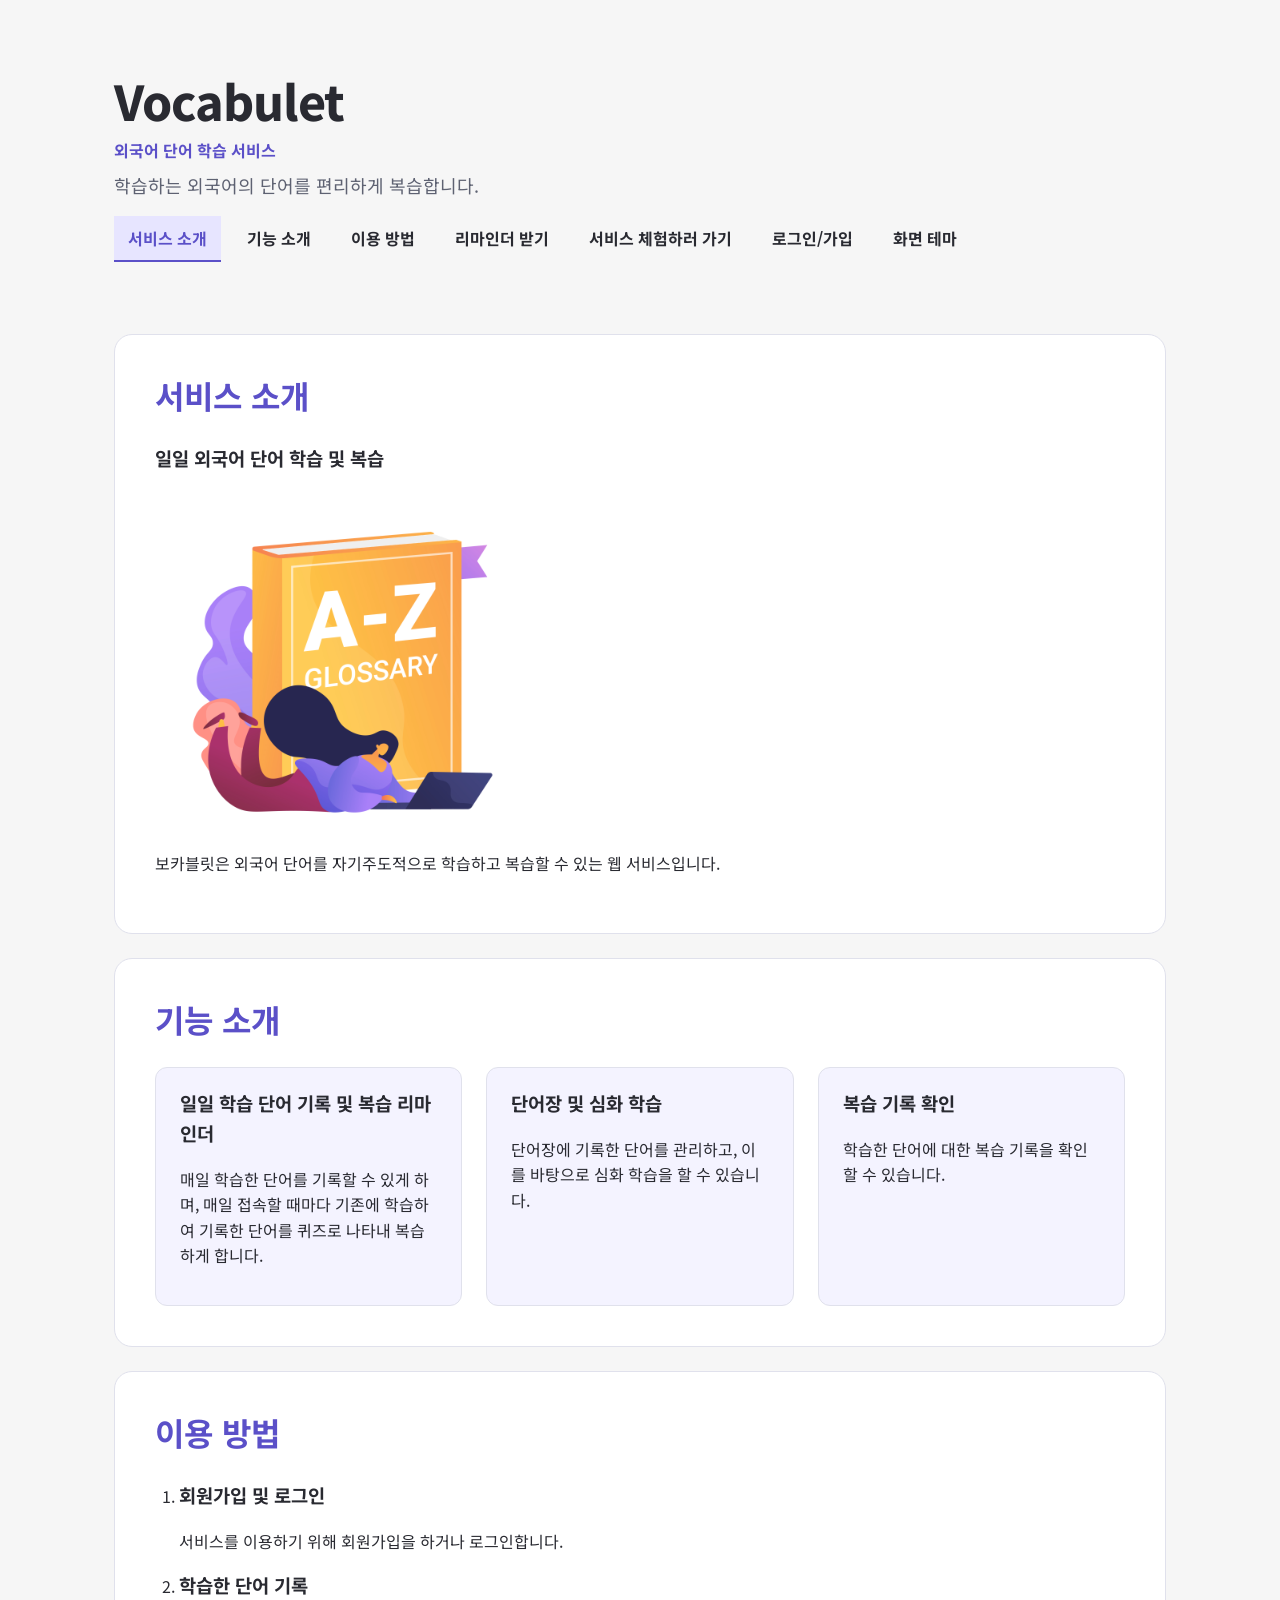
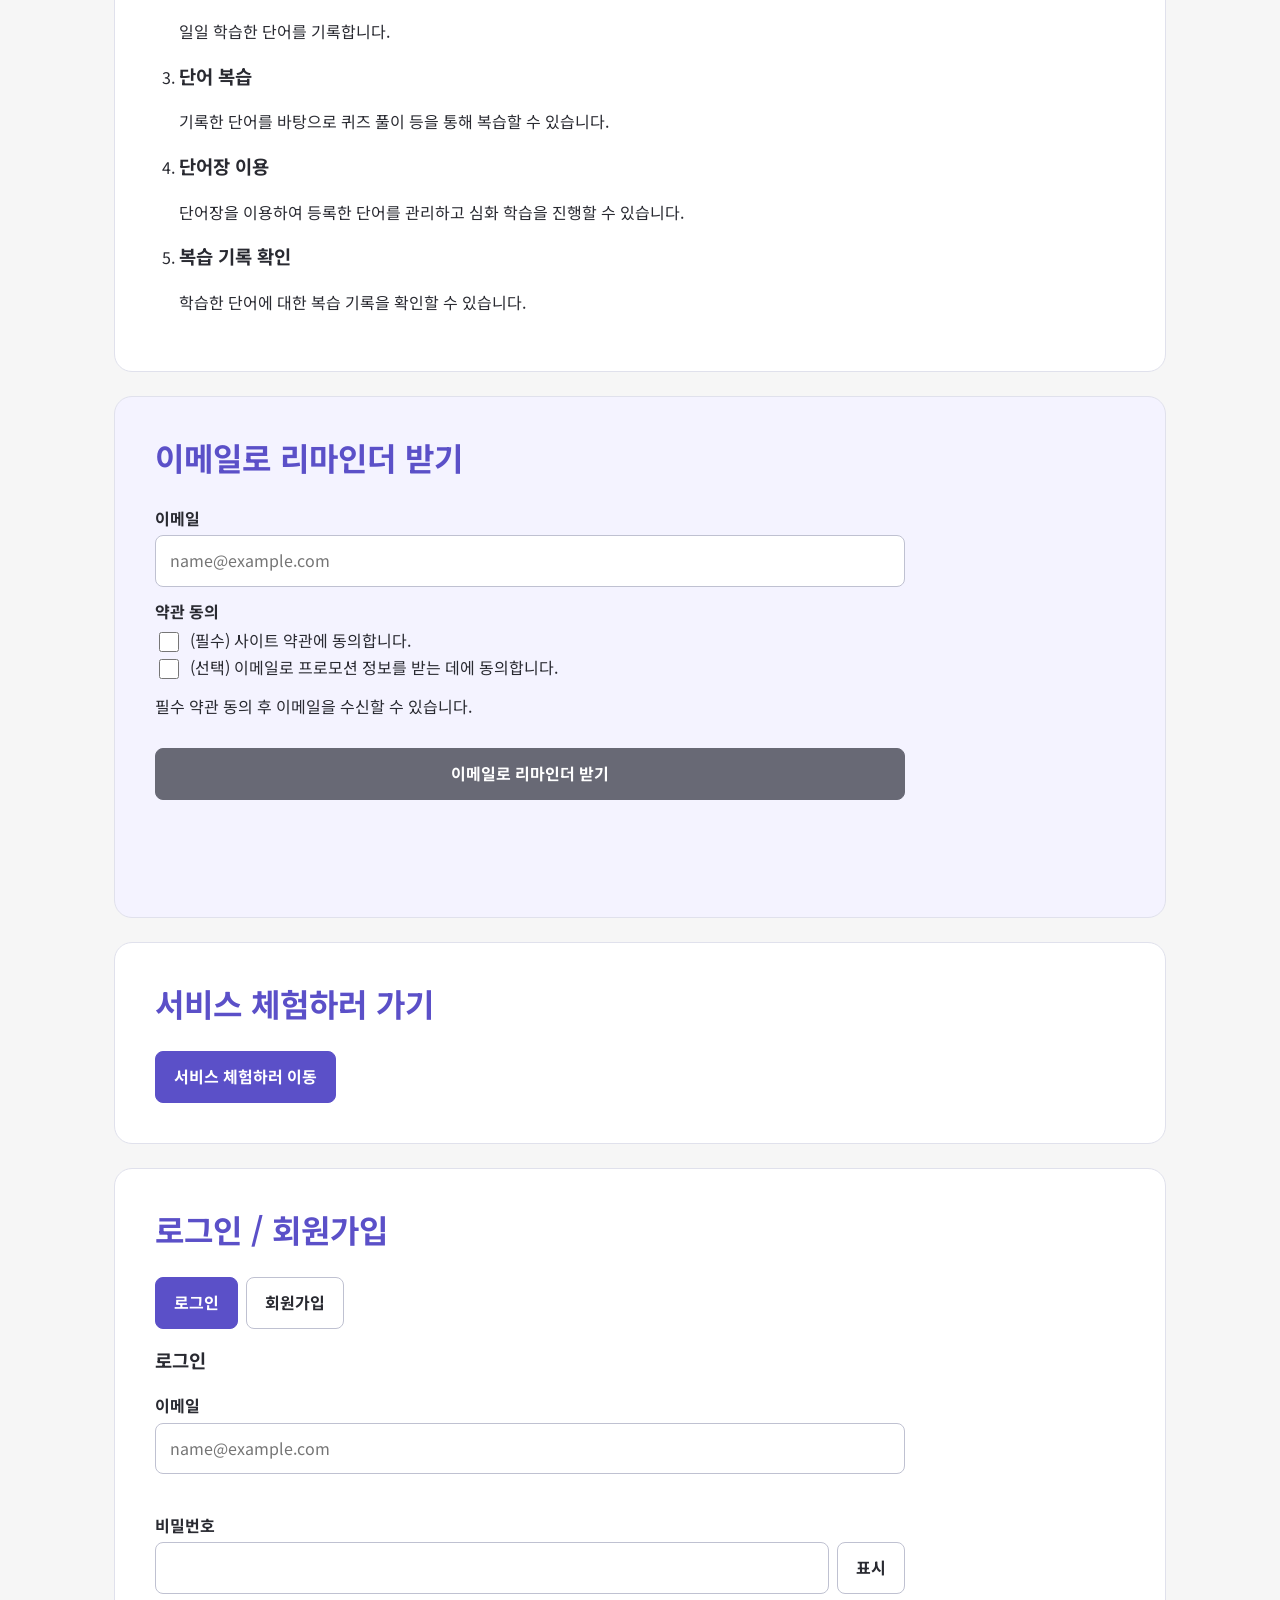
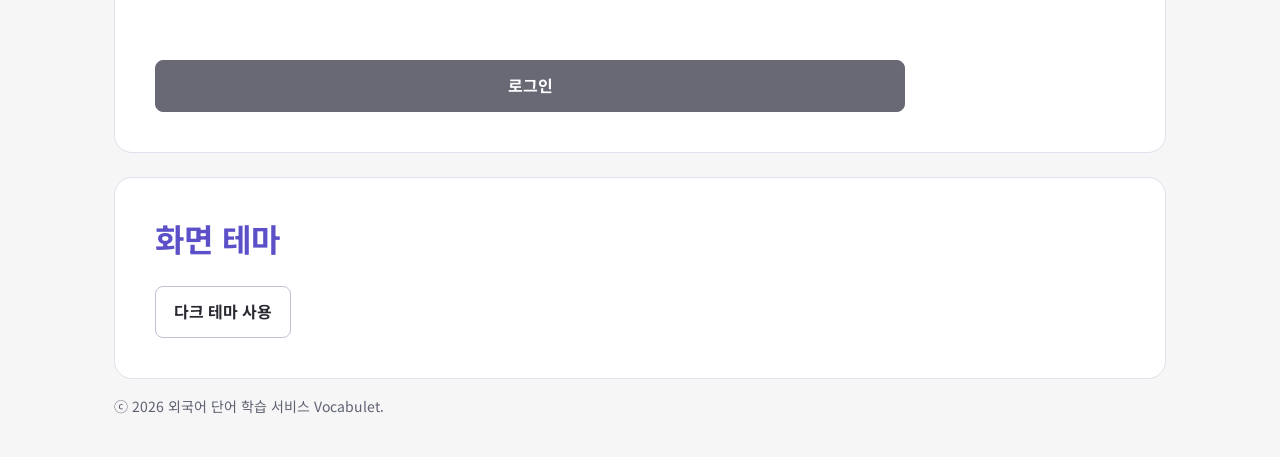
<file: index.html>
<!doctype html>
<!--
UX 질문:
사용자는 누구인가?:
  외국어를 학습하는 성인 학습자
페이지의 목적은?:
  자신이 학습한 단어를 기록 및 복습
사용자의 핵심 행동은 무엇?:
  단어를 입력, 필요한 입력을 사용, 자신이 학습하는 내용에 대한 조회
정보를 어떤 순서로 보여줄 것인가?:
  정보 순서: 
  서비스 소개 > 
  기능 소개 >
  이용 방법 >
  가입/로그인 >
  일일 단어 복습 화면 > 
  새로운 단어 등록 > 
  단어장 목록 > 
-->

<html lang="ko">
  <head>
    <meta charset="UTF-8" />
    <meta name="viewport" content="width=device-width, initial-scale=1.0" />

    <link rel="stylesheet" href="style.css" />
    <link rel="preconnect" href="https://fonts.googleapis.com" />
    <link rel="preconnect" href="https://fonts.gstatic.com" crossorigin />
    <link
      href="https://fonts.googleapis.com/css2?family=Noto+Sans+KR:wght@100..900&display=swap"
      rel="stylesheet"
    />
    <title>Vocabulet - 외국어 단어 학습 서비스</title>
  </head>

  <body>
    <site-header
      subtitle="외국어 단어 학습 서비스"
      description="학습하는 외국어의 단어를 편리하게 복습합니다."
    >
      <a href="#about">서비스 소개</a>
      <a href="#features">기능 소개</a>
      <a href="#steps">이용 방법</a>
      <a href="#subscribe">리마인더 받기</a>
      <a href="#goto-service">서비스 체험하러 가기</a>
      <a href="#auth">로그인/가입</a>
      <a href="#config">화면 테마</a>
    </site-header>

    <main id="top" tabindex="-1">
      <section
        id="about"
        class="card card--section"
        aria-labelledby="about-title"
      >
        <h2 id="about-title">서비스 소개</h2>
        <div class="about-layout">
          <div class="about-text">
            <h3>일일 외국어 단어 학습 및 복습</h3>
            <img
              class="service-image"
              src="assets/images/service.png"
              alt="자기주도적으로 단어를 학습하는 사용자"
            />
            <p>
              보카블릿은 외국어 단어를 자기주도적으로 학습하고 복습할 수 있는 웹
              서비스입니다.
            </p>
          </div>
        </div>
      </section>

      <section
        id="features"
        class="card card--section"
        aria-labelledby="features-title"
      >
        <h2 id="features-title">기능 소개</h2>
        <ul class="grid" role="list">
          <li class="card card--tint">
            <h3>일일 학습 단어 기록 및 복습 리마인더</h3>
            <p>
              매일 학습한 단어를 기록할 수 있게 하며, 매일 접속할 때마다 기존에
              학습하여 기록한 단어를 퀴즈로 나타내 복습하게 합니다.
            </p>
          </li>
          <li class="card card--tint">
            <h3>단어장 및 심화 학습</h3>
            <p>
              단어장에 기록한 단어를 관리하고, 이를 바탕으로 심화 학습을 할 수
              있습니다.
            </p>
          </li>
          <li class="card card--tint">
            <h3>복습 기록 확인</h3>
            <p>학습한 단어에 대한 복습 기록을 확인할 수 있습니다.</p>
          </li>
        </ul>
      </section>

      <section
        id="steps"
        class="card card--section"
        aria-labelledby="steps-title"
      >
        <h2 id="steps-title">이용 방법</h2>
        <ol class="steps">
          <li>
            <h3>회원가입 및 로그인</h3>
            <p>서비스를 이용하기 위해 회원가입을 하거나 로그인합니다.</p>
          </li>
          <li>
            <h3>학습한 단어 기록</h3>
            <p>일일 학습한 단어를 기록합니다.</p>
          </li>
          <li>
            <h3>단어 복습</h3>
            <p>
              기록한 단어를 바탕으로 퀴즈 풀이 등을 통해 복습할 수 있습니다.
            </p>
          </li>
          <li>
            <h3>단어장 이용</h3>
            <p>
              단어장을 이용하여 등록한 단어를 관리하고 심화 학습을 진행할 수
              있습니다.
            </p>
          </li>
          <li>
            <h3>복습 기록 확인</h3>
            <p>학습한 단어에 대한 복습 기록을 확인할 수 있습니다.</p>
          </li>
        </ol>
      </section>

      <section
        id="subscribe"
        class="card card--section card--tint"
        aria-labelledby="subscribe-title"
      >
        <h2 id="subscribe-title">이메일로 리마인더 받기</h2>
        <form id="subscribe-form" class="form" novalidate>
          <div class="field">
            <label class="field__label" for="email">이메일</label>
            <input
              class="field__control"
              type="email"
              id="email"
              name="email"
              placeholder="name@example.com"
              autocomplete="email"
              aria-describedby="subscribeMessage"
              aria-invalid="false"
            />
          </div>

          <fieldset class="check-group">
            <legend>약관 동의</legend>
            <label class="check">
              <input type="checkbox" class="agreeCheck" required />
              (필수) 사이트 약관에 동의합니다.
            </label>
            <label class="check">
              <input type="checkbox" class="agreeCheck" />
              (선택) 이메일로 프로모션 정보를 받는 데에 동의합니다.
            </label>
          </fieldset>
          <p id="agreeMessage" aria-live="polite">
            필수 약관 동의 후 이메일을 수신할 수 있습니다.
          </p>

          <button id="subscribeButton" class="btn" type="submit" disabled>
            이메일로 리마인더 받기
          </button>
          <p
            id="subscribeMessage"
            class="status--filled"
            aria-live="polite"
          ></p>
        </form>
      </section>

      <section
        id="goto-service"
        class="card card--section"
        aria-labelledby="goto-title"
      >
        <h2 id="goto-title">서비스 체험하러 가기</h2>
        <a id="gohomeButton" class="btn" href="home.html"
          >서비스 체험하러 이동</a
        >
      </section>

      <section
        id="auth"
        class="card card--section"
        aria-labelledby="auth-title"
      >
        <h2 id="auth-title">로그인 / 회원가입</h2>

        <div
          class="tabs auth-tabs"
          role="tablist"
          aria-label="로그인 또는 회원가입"
        >
          <button
            type="button"
            id="loginTab"
            class="btn btn--secondary"
            role="tab"
            aria-selected="true"
            aria-controls="loginPanel"
            tabindex="0"
          >
            로그인
          </button>
          <button
            type="button"
            id="signupTab"
            class="btn btn--secondary"
            role="tab"
            aria-selected="false"
            aria-controls="signupPanel"
            tabindex="-1"
          >
            회원가입
          </button>
        </div>

        <article id="loginPanel" role="tabpanel" aria-labelledby="loginTab">
          <h3>로그인</h3>
          <form id="login-form" class="form" novalidate>
            <div class="field">
              <label class="field__label" for="loginEmail">이메일</label>
              <input
                class="field__control"
                type="email"
                id="loginEmail"
                name="email"
                placeholder="name@example.com"
                autocomplete="email"
                aria-describedby="loginEmailHint"
                aria-invalid="false"
              />
              <p class="field__hint" id="loginEmailHint" aria-live="polite"></p>
            </div>

            <div class="field">
              <label class="field__label" for="loginPassword">비밀번호</label>
              <div class="field__row">
                <input
                  class="field__control"
                  type="password"
                  id="loginPassword"
                  name="password"
                  autocomplete="current-password"
                  aria-describedby="capsHint"
                />
                <button
                  type="button"
                  class="btn btn--secondary toggle-password"
                  data-target="loginPassword"
                  data-name="비밀번호"
                  aria-label="비밀번호 표시"
                >
                  표시
                </button>
              </div>
              <p class="field__hint" id="capsHint" aria-live="polite"></p>
            </div>

            <p id="loginMessage" aria-live="polite"></p>
            <button id="loginButton" class="btn" type="submit" disabled>
              로그인
            </button>
          </form>
        </article>

        <article
          id="signupPanel"
          role="tabpanel"
          aria-labelledby="signupTab"
          hidden
        >
          <h3>회원가입</h3>
          <form id="signup-form" class="form" novalidate>
            <div class="field">
              <label class="field__label" for="signupName">이름(닉네임)</label>
              <input
                class="field__control"
                type="text"
                id="signupName"
                name="name"
                autocomplete="nickname"
                required
                aria-describedby="signupNameHint"
                aria-invalid="false"
              />
              <p class="field__hint" id="signupNameHint" aria-live="polite"></p>
            </div>

            <div class="field">
              <label class="field__label" for="signupEmail">이메일</label>
              <input
                class="field__control"
                type="email"
                id="signupEmail"
                name="email"
                placeholder="name@example.com"
                autocomplete="email"
                required
                aria-describedby="signupEmailHint"
                aria-invalid="false"
              />
              <p
                class="field__hint"
                id="signupEmailHint"
                aria-live="polite"
              ></p>
            </div>

            <div class="field">
              <label class="field__label" for="signupPassword">비밀번호</label>
              <div class="field__row">
                <input
                  class="field__control"
                  type="password"
                  id="signupPassword"
                  name="password"
                  autocomplete="new-password"
                  required
                  aria-describedby="passwordRules strengthText"
                />
                <button
                  type="button"
                  class="btn btn--secondary toggle-password"
                  data-target="signupPassword"
                  data-name="비밀번호"
                  aria-label="비밀번호 표시"
                >
                  표시
                </button>
              </div>
              <div class="strength" aria-hidden="true">
                <div id="strengthBar" class="strength-bar" data-level="0"></div>
              </div>
              <p id="strengthText" class="field__hint">비밀번호 강도: -</p>
              <ul id="passwordRules" class="rules">
                <li data-rule="length">8자 이상</li>
                <li data-rule="letter">영문 포함</li>
                <li data-rule="number">숫자 포함</li>
                <li data-rule="special">특수문자 포함 (강도 상승)</li>
              </ul>
            </div>

            <div class="field">
              <label class="field__label" for="signupPasswordConfirm"
                >비밀번호 확인</label
              >
              <div class="field__row">
                <input
                  class="field__control"
                  type="password"
                  id="signupPasswordConfirm"
                  name="passwordConfirm"
                  autocomplete="new-password"
                  required
                  aria-describedby="confirmHint"
                  aria-invalid="false"
                />
                <button
                  type="button"
                  class="btn btn--secondary toggle-password"
                  data-target="signupPasswordConfirm"
                  data-name="비밀번호 확인"
                  aria-label="비밀번호 확인 표시"
                >
                  표시
                </button>
              </div>
              <p class="field__hint" id="confirmHint" aria-live="polite"></p>
            </div>

            <label class="check">
              <input type="checkbox" class="signupAgree" required />
              (필수) 사이트 약관에 동의합니다.
            </label>
            <p id="signupMessage" aria-live="polite"></p>
            <button id="goLoginButton" class="btn" type="button" hidden>
              로그인하러 가기
            </button>
            <button id="signupButton" class="btn" type="submit" disabled>
              가입하기
            </button>
          </form>
        </article>

        <div id="authStatus" hidden>
          <p id="welcomeMessage" class="status--filled" tabindex="-1"></p>
          <button id="logoutButton" class="btn" type="button">로그아웃</button>
        </div>
      </section>

      <theme-card></theme-card>
    </main>

    <site-footer></site-footer>

    <!-- script.js는 components.js에 흡수되었으므로 불러오지 않는다 -->
    <script src="components.js"></script>
    <script src="intro.js"></script>
    <script src="auth.js"></script>
  </body>
</html>
</file>
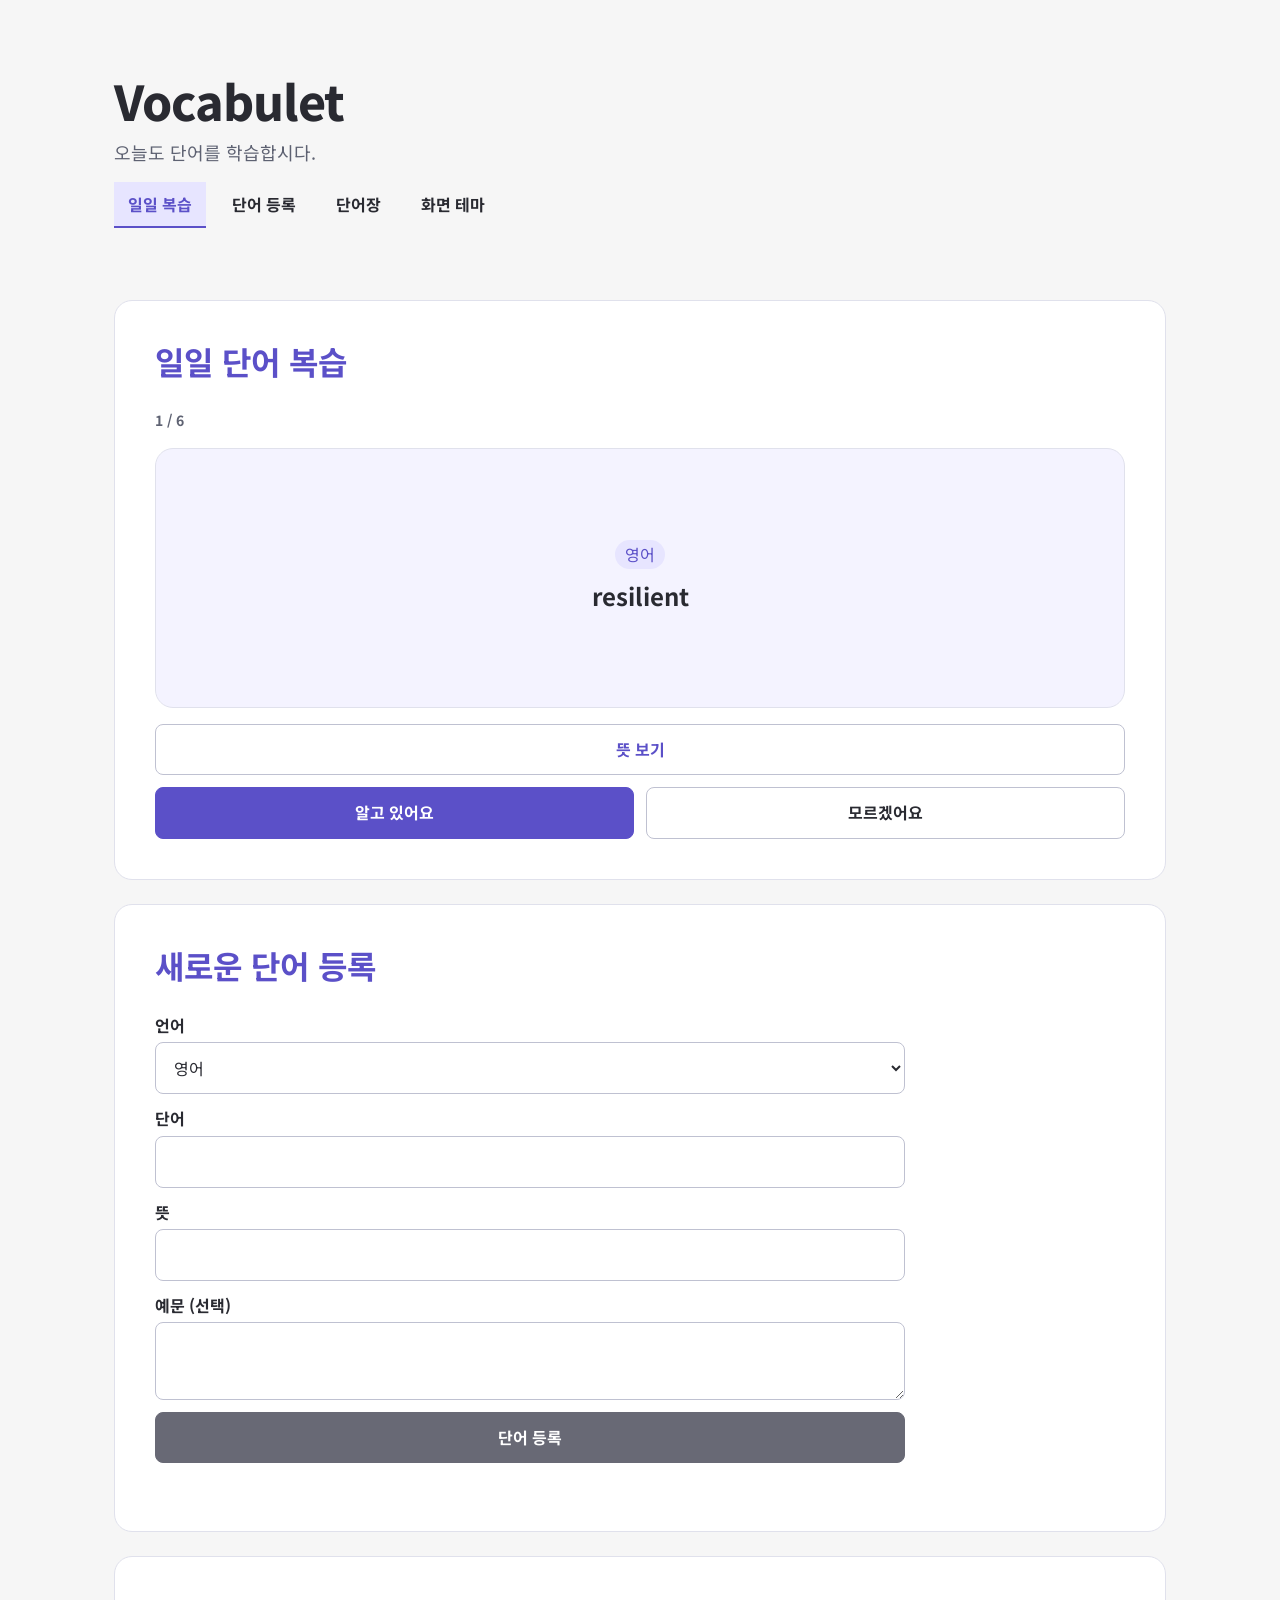
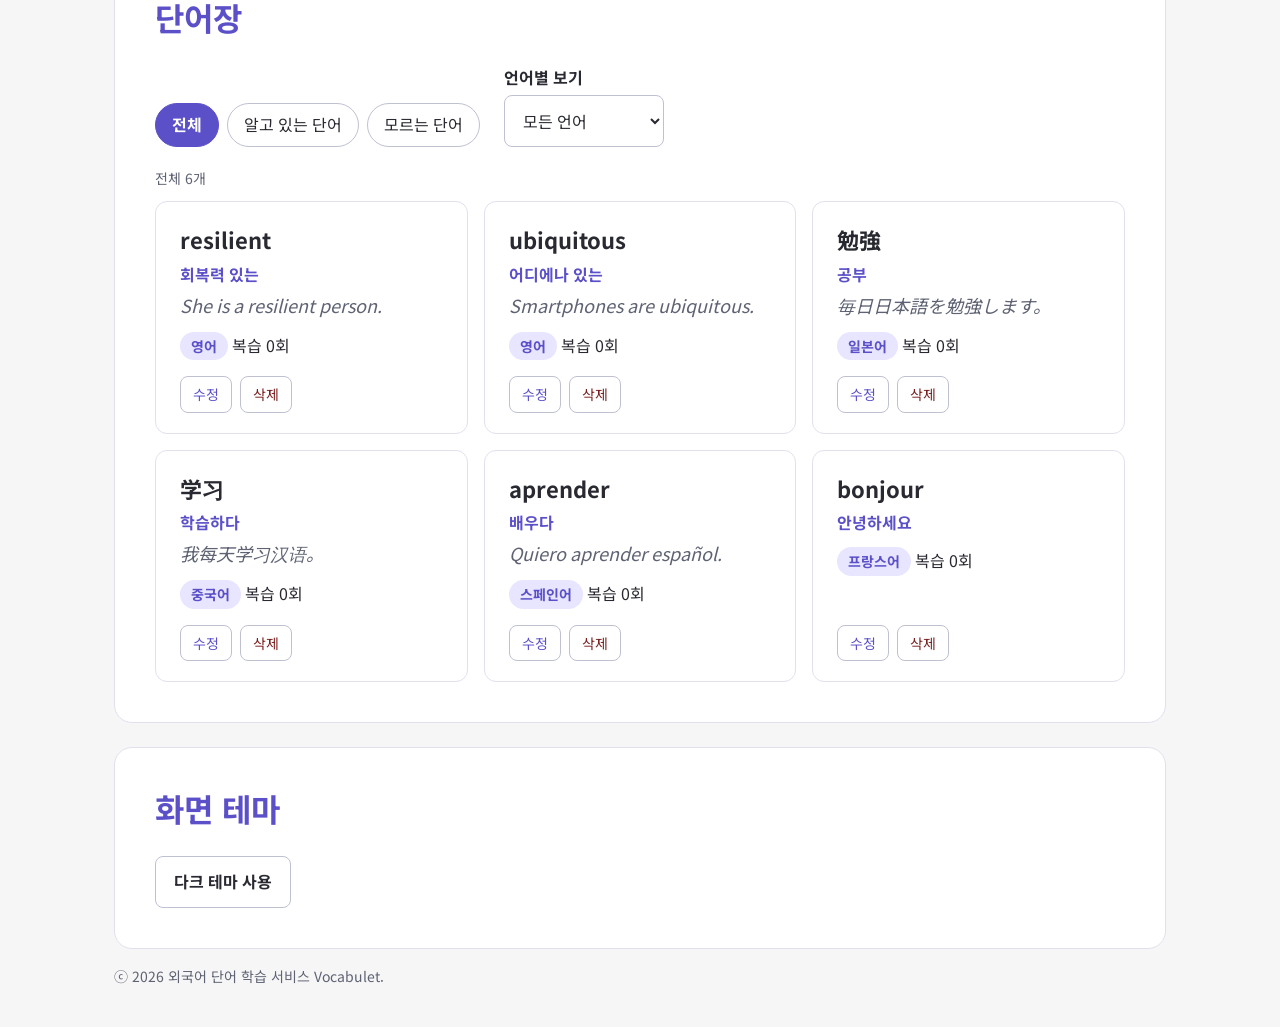
<file: home.html>
<!doctype html>
<html lang="ko">
  <head>
    <meta charset="UTF-8" />
    <meta name="viewport" content="width=device-width, initial-scale=1.0" />

    <link rel="stylesheet" href="style.css" />
    <link rel="preconnect" href="https://fonts.googleapis.com" />
    <link rel="preconnect" href="https://fonts.gstatic.com" crossorigin />
    <link
      href="https://fonts.googleapis.com/css2?family=Noto+Sans+KR:wght@100..900&display=swap"
      rel="stylesheet"
    />
    <title>내 단어장 | Vocabulet</title>
  </head>

  <body>
    <div id="liveStatus" class="sr-only" role="status" aria-live="polite"></div>

    <site-header description="오늘도 단어를 학습합시다.">
      <a href="#daily-review">일일 복습</a>
      <a href="#add-word">단어 등록</a>
      <a href="#wordbook">단어장</a>
      <a href="#config">화면 테마</a>
    </site-header>

    <main id="top" tabindex="-1">
      <!-- 일일 복습 -->
      <section
        id="daily-review"
        class="card card--section"
        aria-labelledby="review-title"
      >
        <h2 id="review-title">일일 단어 복습</h2>
        <p class="review-progress"></p>

        <!-- 단어가 없을 때 보이는 빈 상태 -->
        <div id="reviewEmpty" class="empty-state" hidden>
          <p>
            복습할 단어가 없습니다. 새 단어를 등록하거나 예시 단어를 불러와
            보세요.
          </p>
          <a class="btn" href="#add-word">단어 등록하러 가기</a>
          <button type="button" id="loadSamples" class="btn btn--secondary">
            예시 단어 불러오기
          </button>
        </div>

        <article class="flash-card" id="flashCard" aria-label="단어 카드">
          <div class="flash-card-inner">
            <div class="flash-card-front" id="cardFront">
              <span class="word-language"></span>
              <strong class="word-text"></strong>
            </div>
            <div class="flash-card-back" id="cardBack" aria-hidden="true" inert>
              <p class="word-meaning"></p>
              <p class="word-example"></p>
            </div>
          </div>
        </article>

        <div class="review-actions" id="reviewActions">
          <button
            type="button"
            id="flipButton"
            class="btn btn--outline"
            aria-expanded="false"
            aria-controls="cardBack"
          >
            뜻 보기
          </button>
          <button type="button" id="knowButton" class="btn">알고 있어요</button>
          <button type="button" id="unknownButton" class="btn btn--secondary">
            모르겠어요
          </button>
        </div>
      </section>

      <!-- 단어 등록 (언어 옵션은 home.js의 LANGUAGES 설정에서 채움) -->
      <section
        id="add-word"
        class="card card--section"
        aria-labelledby="add-title"
      >
        <h2 id="add-title">새로운 단어 등록</h2>
        <form id="word-form" class="form">
          <div class="field">
            <label class="field__label" for="wordLanguage">언어</label>
            <select
              class="field__control"
              id="wordLanguage"
              name="language"
            ></select>
          </div>
          <div class="field">
            <label class="field__label" for="wordInput">단어</label>
            <input
              class="field__control"
              type="text"
              id="wordInput"
              name="word"
              required
            />
          </div>
          <div class="field">
            <label class="field__label" for="meaningInput">뜻</label>
            <input
              class="field__control"
              type="text"
              id="meaningInput"
              name="meaning"
              required
            />
          </div>
          <div class="field">
            <label class="field__label" for="exampleInput">예문 (선택)</label>
            <textarea
              class="field__control"
              id="exampleInput"
              name="example"
            ></textarea>
          </div>

          <button type="submit" id="wordSubmit" class="btn" disabled>
            단어 등록
          </button>
          <button
            type="button"
            id="editCancel"
            class="btn btn--secondary"
            hidden
          >
            수정 취소
          </button>
          <p id="wordMessage" aria-live="polite"></p>
        </form>
      </section>

      <!-- 단어장 -->
      <section
        id="wordbook"
        class="card card--section"
        aria-labelledby="wordbook-title"
      >
        <h2 id="wordbook-title" tabindex="-1">단어장</h2>

        <div class="filter-bar">
          <div class="word-filters" role="group" aria-label="단어 필터">
            <button
              type="button"
              class="chip"
              data-filter="all"
              aria-pressed="true"
              aria-controls="wordList"
            >
              전체
            </button>
            <button
              type="button"
              class="chip"
              data-filter="known"
              aria-pressed="false"
              aria-controls="wordList"
            >
              알고 있는 단어
            </button>
            <button
              type="button"
              class="chip"
              data-filter="unknown"
              aria-pressed="false"
              aria-controls="wordList"
            >
              모르는 단어
            </button>
          </div>
          <div class="field">
            <label class="field__label" for="languageFilter">언어별 보기</label>
            <select
              class="field__control"
              id="languageFilter"
              aria-controls="wordList"
            ></select>
          </div>
        </div>

        <p class="word-count" id="wordCount"></p>
        <ul class="word-list" id="wordList" role="list"></ul>
      </section>

      <theme-card></theme-card>
    </main>

    <site-footer></site-footer>

    <script src="components.js"></script>
    <script src="home.js"></script>
  </body>
</html>
</file>
<file: style.css>
:root {
  --bg: #f6f6f6;
  --surface: #fff;
  --surface-tint: #f4f3ff;
  --inset: #f4f3ff;
  --text: #292a31;
  --text-muted: #5e6272;
  --border: #e0e1ec;
  --border-strong: #bfc1d1;

  --primary: #5b50c8;
  --primary-hover: #4033b0;
  --primary-soft: #e7e5ff;
  --primary-text: #5b50c8;
  --disabled: #686975;

  --success: #245c3a;
  --success-bg: #e7f7ed;
  --error: #7a1f1f;
  --error-bg: #fbeaea;
  --warn: #8a5a00;

  --focus: #5b50c8;
  --radius-sm: 8px;
  --radius-md: 12px;
  --radius-lg: 18px;
  --maxw: 1100px;
}

body.dark {
  --bg: #20212a;
  --surface: #2d2e38;
  --surface-tint: #2d2e38;
  --inset: #20212a;
  --text: #f4f4f8;
  --text-muted: #d8d8e2;
  --border: #50515f;
  --border-strong: #50515f;

  --primary-soft: #3a3a4d;
  --primary-text: #b9b4ef;

  --success: #7fd6a0;
  --success-bg: #1f3a2a;
  --error: #f2b8b8;
  --error-bg: #3d2a2f;
  --warn: #f0c36b;

  --focus: #d9d6ff;
}

* {
  box-sizing: border-box;
}
body {
  margin: 0;
  color: var(--text);
  font-family: "Noto Sans KR", Arial, sans-serif;
  line-height: 1.6;
  background-color: var(--bg);
}
h1,
h2,
h3,
p {
  margin-top: 0;
}
h1 {
  font-size: 48px;
  font-weight: 800;
  line-height: 1.2;
  letter-spacing: -0.02em;
}
h2 {
  color: var(--primary-text);
  font-size: 32px;
  font-weight: 700;
  line-height: 1.3;
}
:focus-visible {
  outline: 3px solid var(--focus);
  outline-offset: 3px;
}
[hidden] {
  display: none !important;
}
.sr-only {
  position: absolute;
  width: 1px;
  height: 1px;
  margin: -1px;
  padding: 0;
  overflow: hidden;
  clip: rect(0 0 0 0);
  white-space: nowrap;
  border: 0;
}

site-header,
site-footer,
theme-card {
  display: block;
}

.site-header,
main,
.site-footer {
  max-width: var(--maxw);
  margin: 0 auto;
  padding-left: 24px;
  padding-right: 24px;
}
.site-header {
  padding-top: 72px;
  padding-bottom: 48px;
}
.site-header h1 {
  margin-bottom: 0;
}
#site-logo {
  color: var(--text);
  text-decoration: none;
}
.header-subtitle {
  margin: 8px 0 0;
  color: var(--primary-text);
  font-weight: 700;
}
.header-description {
  margin: 8px 0 16px;
  color: var(--text-muted);
  font-size: 18px;
}
.site-nav {
  display: flex;
  flex-wrap: wrap;
  gap: 12px;
}
.site-nav a {
  padding: 10px 14px;
  color: var(--text);
  font-weight: 700;
  text-decoration: none;
}
.site-nav a.is-current {
  color: var(--primary-text);
  background-color: var(--primary-soft);
  box-shadow: inset 0 -2px 0 var(--primary);
}
.btn.menu-button {
  display: none;
}
.site-footer {
  padding-top: 16px;
  padding-bottom: 40px;
  color: var(--text-muted);
  font-size: 14px;
}
.skip-link {
  position: fixed;
  top: 8px;
  left: 8px;
  z-index: 10;
  padding: 10px 14px;
  border: 2px solid var(--primary);
  border-radius: var(--radius-sm);
  color: var(--text);
  background: var(--surface);
  transform: translateY(-160%);
}
.skip-link:focus-visible {
  transform: translateY(0);
}

.btn {
  display: inline-flex;
  align-items: center;
  justify-content: center;
  min-height: 44px;
  padding: 12px 18px;
  border: 1px solid var(--primary);
  border-radius: var(--radius-sm);
  color: #fff;
  font: inherit;
  font-weight: 700;
  text-align: center;
  text-decoration: none;
  background-color: var(--primary);
  cursor: pointer;
  transition:
    background-color 0.2s ease,
    transform 0.1s ease;
}
.btn:hover {
  background-color: var(--primary-hover);
}
.btn:active {
  transform: translateY(1px);
}
.btn--secondary {
  color: var(--text);
  border-color: var(--border-strong);
  background-color: var(--surface);
}
.btn--secondary:hover {
  background-color: var(--primary-soft);
}
.btn--outline {
  color: var(--primary-text);
  border-color: var(--border-strong);
  background-color: transparent;
}
.btn--outline:hover {
  background-color: var(--primary-soft);
}
.btn--danger {
  color: var(--error);
  border-color: var(--border-strong);
  background-color: transparent;
}
.btn--danger:hover {
  background-color: var(--error-bg);
}
.btn--sm {
  min-height: 0;
  padding: 6px 12px;
  font-size: 14px;
  font-weight: 400;
}
.btn--block {
  width: 100%;
}
.btn--secondary[aria-pressed="true"],
.btn--secondary[aria-selected="true"],
.btn--secondary[aria-expanded="true"] {
  color: #fff;
  border-color: var(--primary);
  background-color: var(--primary);
}
.btn:disabled,
.btn:disabled:hover {
  color: #fff;
  border-color: var(--disabled);
  background-color: var(--disabled);
  cursor: not-allowed;
  transform: none;
}

.chip {
  display: inline-block;
  padding: 8px 16px;
  border: 1px solid var(--border-strong);
  border-radius: 999px;
  color: var(--text);
  font: inherit;
  background: var(--surface);
}
button.chip {
  cursor: pointer;
}
.chip[aria-pressed="true"] {
  color: #fff;
  font-weight: 700;
  border-color: var(--primary);
  background: var(--primary);
}
.chip--tag {
  padding: 2px 10px;
  border-color: transparent;
  color: var(--primary-text);
  font-size: 14px;
  font-weight: 700;
  background: var(--primary-soft);
}

.card {
  min-width: 0;
  padding: 20px 24px;
  border: 1px solid var(--border);
  border-radius: var(--radius-md);
  background: var(--surface);
}
.card--section {
  margin-top: 24px;
  padding: 40px;
  border-radius: var(--radius-lg);
}
.card--tint {
  background: var(--surface-tint);
}
.card--interactive {
  transition: border-color 0.2s ease;
}
.card--interactive:hover {
  border-color: var(--primary);
}
.card.is-editing {
  border-color: var(--primary);
  outline: 2px dashed var(--primary);
  outline-offset: 4px;
}

.form {
  display: grid;
  gap: 12px;
  max-width: 750px;
}
.field {
  display: grid;
  gap: 4px;
}
.field__label {
  font-weight: 700;
}
.field__control {
  width: 100%;
  padding: 12px 14px;
  border: 1px solid var(--border-strong);
  border-radius: var(--radius-sm);
  color: var(--text);
  font: inherit;
  background: var(--surface);
}
.field__control:focus {
  border-color: var(--primary);
}
.field__control[aria-invalid="true"] {
  border-color: var(--error);
  outline: 2px solid var(--error);
}
.field__hint {
  margin: 0;
  min-height: 1.6em;
  font-size: 14px;
}
.field__row {
  display: flex;
  gap: 8px;
  align-items: stretch;
}
.field__row .field__control {
  flex: 1;
  min-width: 0;
}
.check {
  display: flex;
  gap: 8px;
  align-items: flex-start;
}
.check input {
  flex: none;
  width: 20px;
  height: 20px;
  margin-top: 4px;
}
.check-group {
  margin: 0;
  padding: 0;
  border: 0;
}
.check-group legend {
  margin-bottom: 4px;
  padding: 0;
  font-weight: 700;
}

.is-success {
  color: var(--success);
}
.is-error {
  color: var(--error);
}

.status--filled {
  min-height: calc(1.6em + 24px);
}
.status--filled.is-success,
.status--filled.is-error {
  padding: 12px;
  border-radius: 10px;
  font-weight: 700;
}
.status--filled.is-success {
  background-color: var(--success-bg);
}
.status--filled.is-error {
  background-color: var(--error-bg);
}

.tabs {
  display: flex;
  gap: 8px;
  margin-bottom: 16px;
}

.strength {
  height: 8px;
  border-radius: 999px;
  background: var(--border);
  overflow: hidden;
}
.strength-bar {
  height: 100%;
  width: 0;
  background: var(--error);
  transition: width 0.2s ease;
}
.strength-bar[data-level="2"] {
  background: var(--warn);
}
.strength-bar[data-level="3"] {
  background: var(--success);
}
.rules {
  margin: 0;
  padding: 0;
  list-style: none;
  font-size: 14px;
}
.rules li.is-met {
  color: var(--success);
}

.grid {
  display: grid;
  grid-template-columns: repeat(auto-fit, minmax(260px, 1fr));
  gap: 24px;
  margin: 0;
  padding: 0;
  list-style: none;
}
.steps {
  padding-left: 24px;
}
.steps > li + li {
  margin-top: 10px;
}
.about-layout {
  display: flex;
  align-items: center;
  gap: 40px;
}
.about-text {
  flex: 1;
}
.service-image {
  display: block;
  width: 100%;
  max-width: 360px;
  height: auto;
  border-radius: 14px;
}

.word-filters {
  display: flex;
  flex-wrap: wrap;
  gap: 8px;
  margin-bottom: 20px;
}
.word-count {
  margin-bottom: 12px;
  color: var(--text-muted);
  font-size: 14px;
}
.word-list {
  display: grid;
  grid-template-columns: repeat(auto-fill, minmax(240px, 1fr));
  gap: 16px;
  margin: 0;
  padding: 0;
  list-style: none;
}
.word-list-empty {
  grid-column: 1 / -1;
  color: var(--text-muted);
}
.word-card {
  display: flex;
  flex-direction: column;
  gap: 4px;
}
.word-card .word-text {
  margin-bottom: 0;
  font-size: 22px;
  font-weight: 700;
}
.word-card .word-meaning {
  margin-bottom: 0;
  color: var(--primary-text);
  font-weight: 700;
}
.word-card .word-example {
  margin-bottom: 0;
  color: var(--text-muted);
  font-size: 18px;
  font-style: italic;
}
.word-card .word-example:empty {
  display: none;
}
.word-card .word-meta {
  margin: 8px 0 12px;
}
.card-actions {
  display: flex;
  gap: 8px;
  margin-top: auto;
}

.empty-state {
  padding: 32px 24px;
  border: 1px dashed var(--border-strong);
  border-radius: var(--radius-lg);
  text-align: center;
  background: var(--inset);
}
.empty-state p {
  margin-bottom: 16px;
  color: var(--text-muted);
}
.empty-state .btn {
  margin: 4px;
}

.filter-bar {
  display: flex;
  flex-wrap: wrap;
  align-items: flex-end;
  gap: 16px 24px;
  margin-bottom: 20px;
}
.filter-bar .word-filters {
  margin-bottom: 0;
}
.filter-bar .field {
  min-width: 160px;
}

.review-progress {
  margin-bottom: 16px;
  color: var(--text-muted);
  font-size: 14px;
  font-weight: 700;
}
.flash-card {
  perspective: 1000px;
}
.flash-card-inner {
  position: relative;
  width: 100%;
  min-height: clamp(200px, 35vw, 260px);
  border: 1px solid var(--border);
  border-radius: var(--radius-lg);
  background: var(--inset);
  transform-style: preserve-3d;
  cursor: pointer;
  transition:
    transform 0.4s ease,
    border-color 0.2s ease;
}
.flash-card-inner:hover {
  border-color: var(--primary);
}
.flash-card.is-flipped .flash-card-inner {
  transform: rotateY(180deg);
}
.flash-card-front,
.flash-card-back {
  position: absolute;
  inset: 0;
  display: flex;
  flex-direction: column;
  align-items: center;
  justify-content: safe center;
  gap: 8px;
  padding: 32px;
  overflow-y: auto;
  overflow-wrap: anywhere;
  text-align: center;
  backface-visibility: hidden;
}
.flash-card-back {
  transform: rotateY(180deg);
  border-radius: var(--radius-lg);
  background: var(--inset);
}
.flash-card-front .word-language {
  padding: 2px 10px;
  border-radius: 999px;
  color: var(--primary-text);
  font-size: 16px;
  background: var(--primary-soft);
}
.flash-card-front .word-text {
  font-size: 24px;
}
.flash-card-back .word-meaning {
  color: var(--primary-text);
  font-size: 16px;
}
.flash-card-back .word-example {
  color: var(--text-muted);
  font-size: 16px;
}
.review-actions {
  display: flex;
  flex-wrap: wrap;
  gap: 12px;
  margin-top: 16px;
}
.review-actions .btn {
  flex: 1;
}
.review-actions #flipButton {
  flex: 1 1 100%;
}

@media (max-width: 768px) {
  h1 {
    font-size: 36px;
  }
  h2 {
    font-size: 28px;
  }
  .site-header {
    padding-top: 32px;
    padding-bottom: 24px;
  }
  .card--section {
    margin-top: 40px;
    padding: 24px;
  }
  .about-layout {
    flex-direction: column;
  }
  .service-image {
    max-width: 100%;
  }
  .grid {
    grid-template-columns: 1fr;
  }
  .form .btn,
  .tabs .btn {
    min-height: 48px;
  }
  .form > .btn {
    width: 100%;
  }
  .review-actions {
    gap: 8px;
  }
  .flash-card-inner {
    max-width: 480px;
    min-height: clamp(200px, 50vw, 260px);
  }
}
@media (max-width: 600px) {
  .btn.menu-button {
    display: inline-flex;
  }
  .site-nav {
    display: none;
    flex-direction: column;
    margin-top: 8px;
  }
  .site-nav.is-open {
    display: flex;
  }
  .site-nav a {
    padding: 8px 0;
  }
}
@media (prefers-reduced-motion: reduce) {
  * {
    transition: none !important;
    scroll-behavior: auto !important;
  }
}
</file>
